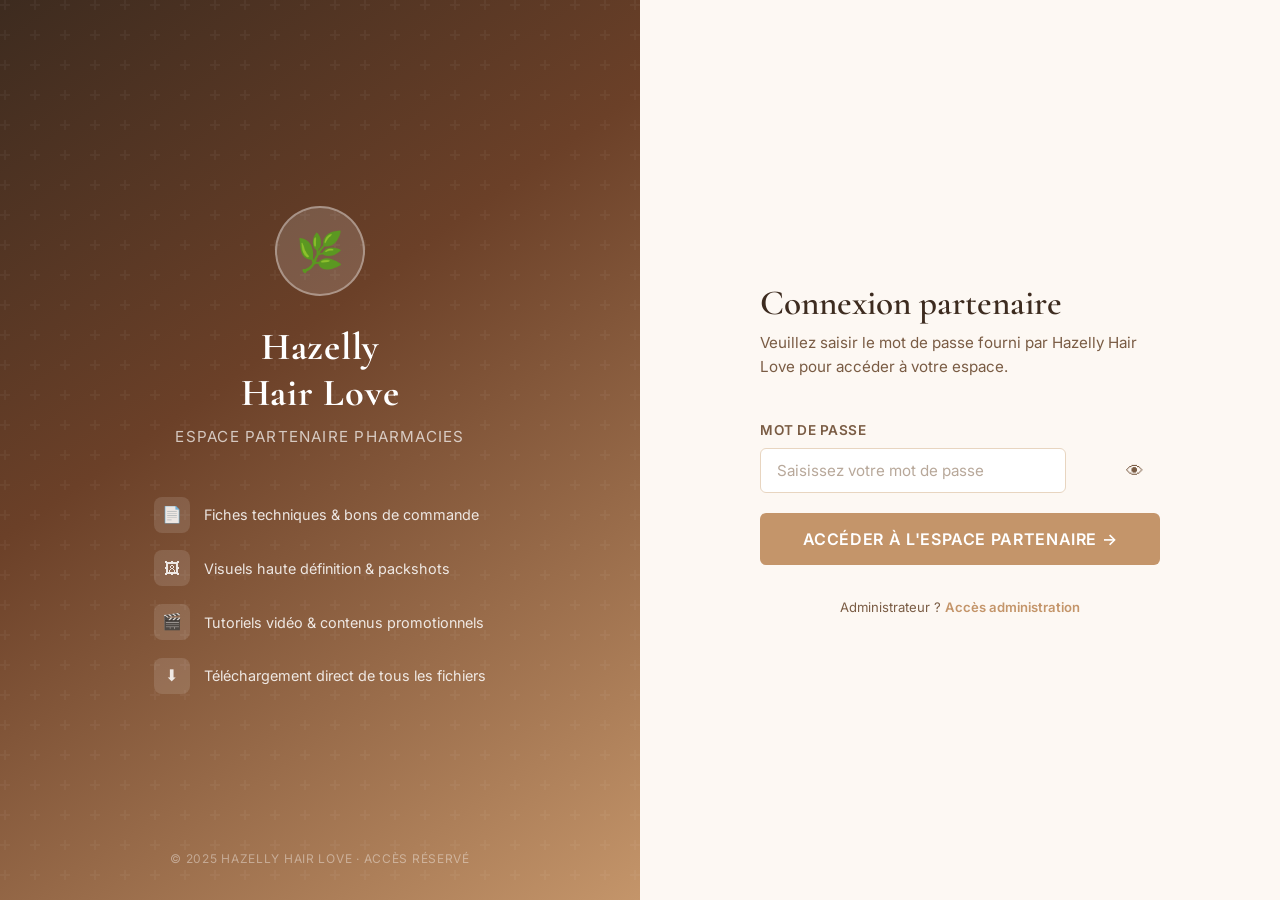
<file: index.html>
<!DOCTYPE html>
<html lang="fr">
<head>
  <meta charset="UTF-8">
  <meta name="viewport" content="width=device-width, initial-scale=1.0">
  <meta name="robots" content="noindex, nofollow">
  <meta name="description" content="Espace partenaire Hazelly Hair Love — Accès réservé aux pharmacies partenaires.">
  <title>Connexion — Hazelly Hair Love Espace Partenaire</title>

  <!-- Fonts -->
  <link rel="preconnect" href="https://fonts.googleapis.com">
  <link rel="preconnect" href="https://fonts.gstatic.com" crossorigin>
  <link href="https://fonts.googleapis.com/css2?family=Cormorant+Garamond:ital,wght@0,400;0,600;0,700;1,400&family=Inter:wght@400;500;600&display=swap" rel="stylesheet">

  <!-- Styles -->
  <link rel="stylesheet" href="css/styles.css">
  <link rel="stylesheet" href="css/login.css">
</head>
<body class="login-page">

  <!-- ══ Left panel ══════════════════════════════════════════ -->
  <aside class="login-visual" aria-hidden="true">
    <div class="login-visual-content">
      <div class="login-brand-logo">🌿</div>
      <h1 class="login-brand-name">Hazelly<br>Hair Love</h1>
      <p class="login-brand-tagline">Espace Partenaire Pharmacies</p>

      <ul class="login-features">
        <li class="login-feature-item">
          <span class="login-feature-icon">📄</span>
          <span>Fiches techniques &amp; bons de commande</span>
        </li>
        <li class="login-feature-item">
          <span class="login-feature-icon">🖼</span>
          <span>Visuels haute définition &amp; packshots</span>
        </li>
        <li class="login-feature-item">
          <span class="login-feature-icon">🎬</span>
          <span>Tutoriels vidéo &amp; contenus promotionnels</span>
        </li>
        <li class="login-feature-item">
          <span class="login-feature-icon">⬇</span>
          <span>Téléchargement direct de tous les fichiers</span>
        </li>
      </ul>
    </div>
    <p class="login-visual-footer">© 2025 Hazelly Hair Love · Accès réservé</p>
  </aside>

  <!-- ══ Right form panel ════════════════════════════════════ -->
  <main class="login-form-panel">
    <div class="login-form-wrap">
      <h2 class="login-title">Connexion partenaire</h2>
      <p class="login-subtitle">Veuillez saisir le mot de passe fourni par Hazelly Hair Love pour accéder à votre espace.</p>

      <!-- Error message -->
      <div class="login-error" id="login-error" role="alert" aria-live="polite">
        <span>⚠</span>
        <span id="login-error-text">Mot de passe incorrect. Veuillez réessayer.</span>
      </div>

      <form class="login-form" id="login-form" novalidate>
        <div class="form-group">
          <label for="partner-password">Mot de passe</label>
          <div class="password-input-wrap">
            <input
              type="password"
              id="partner-password"
              name="password"
              class="form-control"
              placeholder="Saisissez votre mot de passe"
              autocomplete="current-password"
              required
              aria-required="true"
              aria-describedby="login-error"
            >
            <button type="button" class="toggle-password" aria-label="Afficher/Masquer le mot de passe">👁</button>
          </div>
        </div>

        <button type="submit" class="btn btn-primary btn-full btn-lg" id="btn-login">
          Accéder à l'espace partenaire →
        </button>
      </form>

      <p class="login-footer-note">
        Administrateur ? <a href="admin.html" id="admin-link">Accès administration</a>
      </p>
    </div>
  </main>

  <!-- Toast container -->
  <div id="toast-container" aria-live="polite" aria-atomic="true"></div>

  <!-- Scripts -->
  <script src="js/auth.js"></script>
  <script>
    (function () {
      // Redirect if already logged in
      if (Auth.isAuthenticated('partner')) {
        window.location.href = 'portal.html';
      }

      const form     = document.getElementById('login-form');
      const errorBox = document.getElementById('login-error');
      const errorTxt = document.getElementById('login-error-text');
      const btnLogin = document.getElementById('btn-login');

      form.addEventListener('submit', function (e) {
        e.preventDefault();
        const pw = document.getElementById('partner-password').value;
        btnLogin.disabled = true;
        btnLogin.textContent = 'Vérification…';

        // Small delay for UX
        setTimeout(function () {
          if (Auth.loginPartner(pw)) {
            window.location.href = 'portal.html';
          } else {
            errorBox.classList.add('visible');
            errorTxt.textContent = 'Mot de passe incorrect. Veuillez réessayer.';
            btnLogin.disabled = false;
            btnLogin.textContent = 'Accéder à l\'espace partenaire →';
            document.getElementById('partner-password').focus();
          }
        }, 500);
      });

      // Toggle password visibility
      document.querySelector('.toggle-password').addEventListener('click', function () {
        const input = document.getElementById('partner-password');
        const isHidden = input.type === 'password';
        input.type = isHidden ? 'text' : 'password';
        this.textContent = isHidden ? '🙈' : '👁';
      });
    })();
  </script>
</body>
</html>
</file>
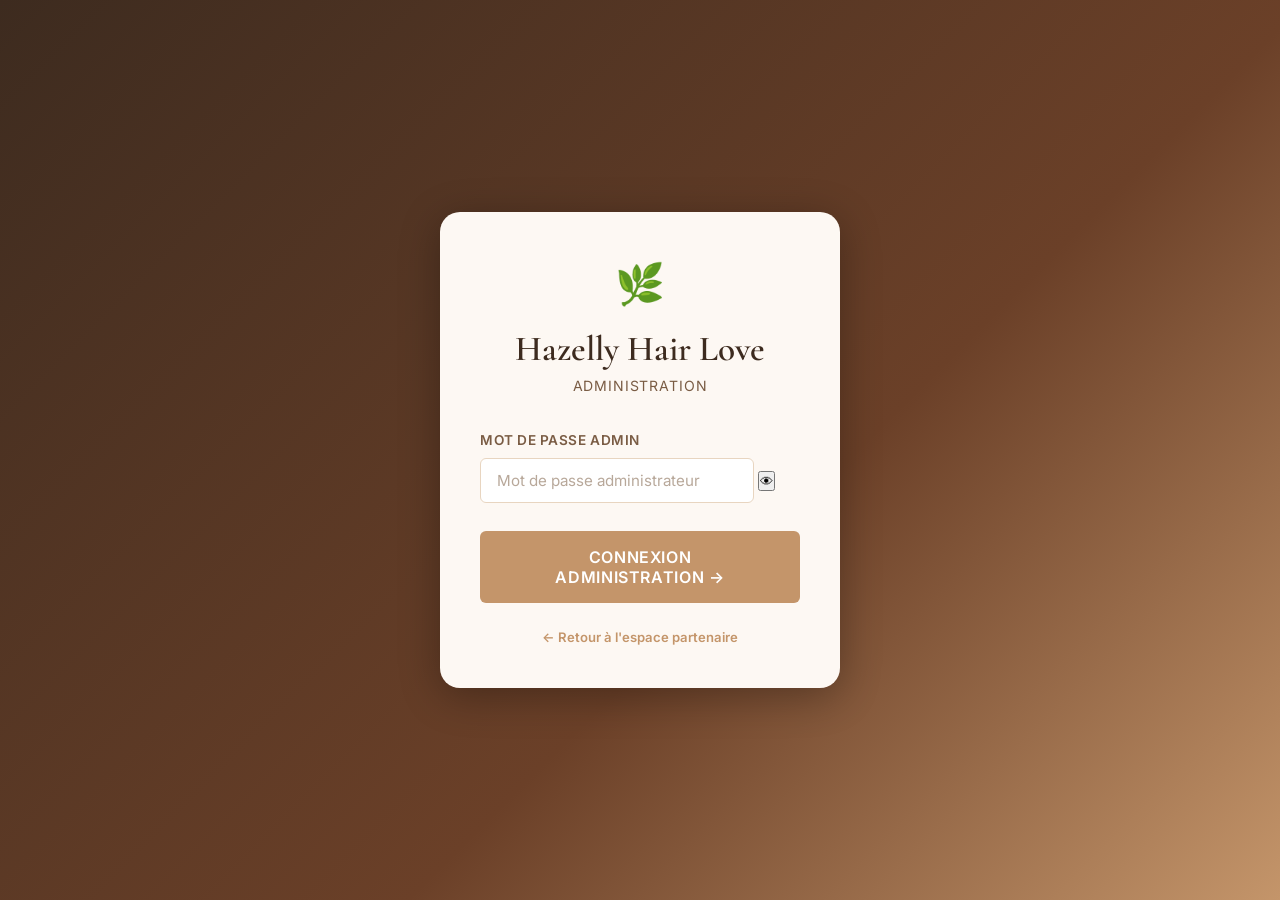
<file: admin.html>
<!DOCTYPE html>
<html lang="fr">
<head>
  <meta charset="UTF-8">
  <meta name="viewport" content="width=device-width, initial-scale=1.0">
  <meta name="robots" content="noindex, nofollow">
  <title>Administration — Hazelly Hair Love</title>

  <!-- Fonts -->
  <link rel="preconnect" href="https://fonts.googleapis.com">
  <link rel="preconnect" href="https://fonts.gstatic.com" crossorigin>
  <link href="https://fonts.googleapis.com/css2?family=Cormorant+Garamond:ital,wght@0,400;0,600;0,700;1,400&family=Inter:wght@400;500;600&display=swap" rel="stylesheet">

  <!-- Styles -->
  <link rel="stylesheet" href="css/styles.css">
  <link rel="stylesheet" href="css/admin.css">
</head>
<body>

<!-- ══════════════════════ ADMIN LOGIN ════════════════════════
     Shown if not authenticated — replaced by the main layout   -->
<div id="admin-login-screen" style="
  min-height:100vh; display:flex; align-items:center; justify-content:center;
  background: linear-gradient(135deg, #3D2B1F 0%, #6B4028 60%, #C4956A 100%);
  padding:2rem;">
  <div style="
    background:#FDF8F3; border-radius:20px; padding:2.5rem;
    width:100%; max-width:400px; box-shadow:0 8px 40px rgba(0,0,0,.3);">

    <div style="text-align:center;margin-bottom:2rem;">
      <div style="font-size:2.5rem;margin-bottom:.75rem;">🌿</div>
      <h2 style="font-family:'Cormorant Garamond',serif;color:#3D2B1F;margin-bottom:.3rem;">Hazelly Hair Love</h2>
      <p style="color:#7A5C44;font-size:.88rem;letter-spacing:.06em;text-transform:uppercase;">Administration</p>
    </div>

    <div id="admin-login-error" style="display:none;
      background:#FFF0F0;border:1.5px solid #F5C6C6;color:#C45A5A;
      padding:.75rem 1rem;border-radius:6px;font-size:.88rem;margin-bottom:1rem;">
      ⚠ Mot de passe administrateur incorrect.
    </div>

    <div class="form-group">
      <label for="admin-password-input" style="font-size:.85rem;font-weight:600;color:#7A5C44;letter-spacing:.04em;text-transform:uppercase;">
        Mot de passe admin
      </label>
      <div class="password-input-wrap">
        <input type="password" id="admin-password-input" class="form-control"
          placeholder="Mot de passe administrateur"
          autocomplete="current-password">
        <button type="button" class="toggle-password" aria-label="Afficher/Masquer">👁</button>
      </div>
    </div>

    <button id="btn-admin-login" class="btn btn-primary btn-full btn-lg" style="margin-top:.5rem;">
      Connexion Administration →
    </button>

    <p style="text-align:center;margin-top:1.5rem;font-size:.82rem;color:#7A5C44;">
      <a href="index.html" style="color:#C4956A;font-weight:600;">← Retour à l'espace partenaire</a>
    </p>
  </div>
</div>

<!-- ══════════════════════ ADMIN PANEL ════════════════════════ -->
<div id="admin-panel" class="admin-layout hidden">

  <!-- ── Sidebar ─────────────────────────────────────────── -->
  <aside class="admin-sidebar" id="admin-sidebar" role="navigation" aria-label="Menu administration">
    <div class="admin-sidebar-header">
      <div class="admin-brand">
        <div class="admin-brand-icon">🌿</div>
        <span class="admin-brand-name">Hazelly</span>
      </div>
      <span class="admin-panel-label">Administration</span>
    </div>

    <nav class="admin-nav">
      <div class="admin-nav-section">
        <div class="admin-nav-section-title">Tableau de bord</div>
        <button class="admin-nav-item active" data-section="dashboard" data-label="Tableau de bord">
          <span class="icon">📊</span> Vue d'ensemble
        </button>
      </div>

      <div class="admin-nav-section">
        <div class="admin-nav-section-title">Médiathèque</div>
        <button class="admin-nav-item" data-section="pdf" data-label="Documents PDF">
          <span class="icon">📄</span> Documents PDF
        </button>
        <button class="admin-nav-item" data-section="photo" data-label="Photos">
          <span class="icon">🖼</span> Photos
        </button>
        <button class="admin-nav-item" data-section="video" data-label="Vidéos">
          <span class="icon">🎬</span> Vidéos
        </button>
      </div>

      <div class="admin-nav-section">
        <div class="admin-nav-section-title">Paramètres</div>
        <button class="admin-nav-item" data-section="settings" data-label="Paramètres &amp; Sécurité">
          <span class="icon">🔐</span> Mots de passe
        </button>
      </div>
    </nav>

    <div class="admin-sidebar-footer">
      <div class="admin-user-info">
        <div class="admin-avatar">A</div>
        <div>
          <div class="admin-user-name">Administrateur</div>
          <div class="admin-user-role">Hazelly Hair Love</div>
        </div>
      </div>
      <button class="btn btn-ghost btn-sm btn-full" id="btn-logout" style="color:rgba(255,255,255,.6);">
        🔓 Déconnexion
      </button>
    </div>
  </aside>

  <!-- ── Main area ────────────────────────────────────────── -->
  <div class="admin-main">
    <!-- Top bar -->
    <div class="admin-topbar">
      <button class="admin-mobile-toggle" id="mobile-menu-toggle" aria-label="Ouvrir le menu">☰</button>
      <h2 class="admin-topbar-title" id="admin-topbar-title">Tableau de bord</h2>
      <div class="admin-topbar-actions">
        <a href="portal.html" class="btn btn-secondary btn-sm" target="_blank" rel="noopener">
          👁 Voir le portail
        </a>
      </div>
    </div>

    <div class="admin-content">

      <!-- ════ DASHBOARD ════════════════════════════════════ -->
      <div class="admin-tab-section active" data-section="dashboard">

        <div class="admin-stats-grid">
          <div class="stat-card">
            <div class="stat-card-icon stat-icon-total">📁</div>
            <div class="stat-card-info">
              <div class="value" id="stat-total">—</div>
              <div class="label">Total contenus</div>
            </div>
          </div>
          <div class="stat-card">
            <div class="stat-card-icon stat-icon-pdf">📄</div>
            <div class="stat-card-info">
              <div class="value" id="stat-pdf">—</div>
              <div class="label">Documents PDF</div>
            </div>
          </div>
          <div class="stat-card">
            <div class="stat-card-icon stat-icon-photo">🖼</div>
            <div class="stat-card-info">
              <div class="value" id="stat-photo">—</div>
              <div class="label">Photos</div>
            </div>
          </div>
          <div class="stat-card">
            <div class="stat-card-icon stat-icon-video">🎬</div>
            <div class="stat-card-info">
              <div class="value" id="stat-video">—</div>
              <div class="label">Vidéos</div>
            </div>
          </div>
        </div>

        <div class="admin-section">
          <div class="admin-section-header">
            <h3 class="admin-section-title">📋 Guide de démarrage rapide</h3>
          </div>
          <div style="padding:1.5rem;">
            <p style="color:var(--color-text-light);font-size:.95rem;line-height:1.7;margin-bottom:1rem;">
              Bienvenue dans le panneau d'administration de l'espace partenaire Hazelly Hair Love.
              Depuis ce tableau de bord vous pouvez :
            </p>
            <ul style="color:var(--color-text-light);font-size:.9rem;line-height:2;padding-left:1.25rem;list-style:disc;">
              <li>Ajouter, modifier et supprimer des contenus dans la <strong>médiathèque</strong> (PDF, Photos, Vidéos)</li>
              <li>Modifier le <strong>mot de passe partenaire</strong> partagé avec les pharmacies</li>
              <li>Modifier votre <strong>mot de passe administrateur</strong></li>
              <li>Prévisualiser le portail tel que le voit le pharmacien via le bouton <em>"Voir le portail"</em></li>
            </ul>
            <div style="margin-top:1.5rem;display:flex;gap:.75rem;flex-wrap:wrap;">
              <button class="btn btn-secondary btn-sm" id="btn-reset-demo">🔄 Restaurer les données de démo</button>
            </div>
          </div>
        </div>

      </div>

      <!-- ════ PDF TABLE ═══════════════════════════════════ -->
      <div class="admin-tab-section" data-section="pdf">
        <div class="admin-section">
          <div class="admin-section-header">
            <h3 class="admin-section-title">📄 Documents PDF</h3>
            <button class="btn btn-primary btn-sm" id="btn-add-pdf">+ Ajouter un PDF</button>
          </div>
          <div style="overflow-x:auto;">
            <table class="admin-table" aria-label="Liste des documents PDF">
              <thead>
                <tr>
                  <th>Titre</th>
                  <th>Description</th>
                  <th>Taille</th>
                  <th>Date</th>
                  <th>Actions</th>
                </tr>
              </thead>
              <tbody id="pdf-table-body">
                <tr><td colspan="5" style="text-align:center;color:var(--color-text-light);padding:2rem;">Chargement…</td></tr>
              </tbody>
            </table>
          </div>
        </div>
      </div>

      <!-- ════ PHOTO TABLE ═════════════════════════════════ -->
      <div class="admin-tab-section" data-section="photo">
        <div class="admin-section">
          <div class="admin-section-header">
            <h3 class="admin-section-title">🖼 Photos</h3>
            <button class="btn btn-primary btn-sm" id="btn-add-photo">+ Ajouter une photo</button>
          </div>
          <div style="overflow-x:auto;">
            <table class="admin-table" aria-label="Liste des photos">
              <thead>
                <tr>
                  <th>Titre</th>
                  <th>Description</th>
                  <th>Taille</th>
                  <th>Date</th>
                  <th>Actions</th>
                </tr>
              </thead>
              <tbody id="photo-table-body">
                <tr><td colspan="5" style="text-align:center;color:var(--color-text-light);padding:2rem;">Chargement…</td></tr>
              </tbody>
            </table>
          </div>
        </div>
      </div>

      <!-- ════ VIDEO TABLE ═════════════════════════════════ -->
      <div class="admin-tab-section" data-section="video">
        <div class="admin-section">
          <div class="admin-section-header">
            <h3 class="admin-section-title">🎬 Vidéos</h3>
            <button class="btn btn-primary btn-sm" id="btn-add-video">+ Ajouter une vidéo</button>
          </div>
          <div style="overflow-x:auto;">
            <table class="admin-table" aria-label="Liste des vidéos">
              <thead>
                <tr>
                  <th>Titre</th>
                  <th>Description</th>
                  <th>Taille</th>
                  <th>Date</th>
                  <th>Actions</th>
                </tr>
              </thead>
              <tbody id="video-table-body">
                <tr><td colspan="5" style="text-align:center;color:var(--color-text-light);padding:2rem;">Chargement…</td></tr>
              </tbody>
            </table>
          </div>
        </div>
      </div>

      <!-- ════ SETTINGS ════════════════════════════════════ -->
      <div class="admin-tab-section" data-section="settings">

        <!-- Partner password -->
        <div class="settings-card">
          <h3 class="settings-card-title">🔑 Mot de passe partenaire</h3>
          <p style="color:var(--color-text-light);font-size:.9rem;margin-bottom:1.5rem;">
            Ce mot de passe est partagé avec toutes les pharmacies partenaires.
            Communiquez le nouveau mot de passe à vos partenaires après chaque modification.
          </p>
          <form id="partner-password-form" novalidate>
            <div class="form-group">
              <label for="partner-new-pw">Nouveau mot de passe partenaire</label>
              <div class="password-input-wrap">
                <input type="password" id="partner-new-pw" class="form-control"
                  placeholder="Minimum 6 caractères" data-field="new-password" autocomplete="new-password">
                <button type="button" class="toggle-password" aria-label="Afficher/Masquer">👁</button>
              </div>
              <div class="password-strength" id="partner-pw-strength">
                <div class="password-strength-fill" style="width:0%;background:var(--color-border);"></div>
              </div>
            </div>
            <div class="form-group">
              <label for="partner-confirm-pw">Confirmer le mot de passe</label>
              <div class="password-input-wrap">
                <input type="password" id="partner-confirm-pw" class="form-control"
                  placeholder="Répétez le mot de passe" data-field="confirm-password" autocomplete="new-password">
                <button type="button" class="toggle-password" aria-label="Afficher/Masquer">👁</button>
              </div>
            </div>
            <button type="submit" class="btn btn-primary">Enregistrer le mot de passe partenaire</button>
          </form>
        </div>

        <!-- Admin password -->
        <div class="settings-card">
          <h3 class="settings-card-title">🛡 Mot de passe administrateur</h3>
          <p style="color:var(--color-text-light);font-size:.9rem;margin-bottom:1.5rem;">
            Ce mot de passe vous donne accès au panneau d'administration. Gardez-le confidentiel.
          </p>
          <form id="admin-password-form" novalidate>
            <div class="form-group">
              <label for="admin-new-pw">Nouveau mot de passe administrateur</label>
              <div class="password-input-wrap">
                <input type="password" id="admin-new-pw" class="form-control"
                  placeholder="Minimum 6 caractères" data-field="new-password" autocomplete="new-password">
                <button type="button" class="toggle-password" aria-label="Afficher/Masquer">👁</button>
              </div>
              <div class="password-strength" id="admin-pw-strength">
                <div class="password-strength-fill" style="width:0%;background:var(--color-border);"></div>
              </div>
            </div>
            <div class="form-group">
              <label for="admin-confirm-pw">Confirmer le mot de passe</label>
              <div class="password-input-wrap">
                <input type="password" id="admin-confirm-pw" class="form-control"
                  placeholder="Répétez le mot de passe" data-field="confirm-password" autocomplete="new-password">
                <button type="button" class="toggle-password" aria-label="Afficher/Masquer">👁</button>
              </div>
            </div>
            <button type="submit" class="btn btn-primary">Enregistrer le mot de passe admin</button>
          </form>
        </div>

      </div>

    </div><!-- /admin-content -->
  </div><!-- /admin-main -->
</div><!-- /admin-panel -->

<!-- ══ Media Add/Edit modal ═══════════════════════════════ -->
<div class="modal-overlay hidden" id="media-modal" role="dialog" aria-modal="true" aria-labelledby="media-modal-title">
  <div class="modal">
    <div class="modal-header">
      <h3 class="modal-title" id="media-modal-title">Ajouter un contenu</h3>
      <button class="modal-close" id="media-modal-close" aria-label="Fermer">✕</button>
    </div>
    <div class="modal-body">
      <input type="hidden" id="media-form-id">
      <input type="hidden" id="media-form-type">

      <div class="form-group">
        <label>Type de contenu</label>
        <div style="padding:.5rem 1rem;background:var(--color-secondary);border-radius:6px;font-weight:600;color:var(--color-text-light);" id="media-form-type-display">—</div>
      </div>
      <div class="form-group">
        <label for="media-form-title">Titre <span style="color:var(--color-error);">*</span></label>
        <input type="text" id="media-form-title" class="form-control" placeholder="Ex : Fiche technique — Sérum Réparateur">
      </div>
      <div class="form-group">
        <label for="media-form-desc">Description</label>
        <textarea id="media-form-desc" class="form-control" rows="3" placeholder="Courte description visible par les pharmaciens…" style="resize:vertical;"></textarea>
      </div>
      <div class="form-group">
        <label for="media-form-url">URL du fichier</label>
        <input type="url" id="media-form-url" class="form-control" placeholder="https://… ou lien direct vers le fichier">
        <small style="color:var(--color-text-light);font-size:.78rem;">
          Lien direct de téléchargement (Google Drive, Dropbox, S3, YouTube embed pour vidéos…)
        </small>
      </div>
      <div style="display:grid;grid-template-columns:1fr 1fr;gap:1rem;">
        <div class="form-group">
          <label for="media-form-filename">Nom du fichier</label>
          <input type="text" id="media-form-filename" class="form-control" placeholder="ex: document.pdf">
        </div>
        <div class="form-group">
          <label for="media-form-size">Taille (affichage)</label>
          <input type="text" id="media-form-size" class="form-control" placeholder="ex: 2.4 Mo">
        </div>
      </div>
      <div class="form-group" style="flex-direction:row;align-items:center;gap:.75rem;">
        <input type="checkbox" id="media-form-isnew" style="width:18px;height:18px;accent-color:var(--color-primary);">
        <label for="media-form-isnew" style="margin:0;font-size:.9rem;text-transform:none;letter-spacing:0;">
          Marquer comme « Nouveau » (badge affiché aux partenaires)
        </label>
      </div>
    </div>
    <div class="modal-footer">
      <button class="btn btn-secondary btn-sm" id="media-modal-cancel">Annuler</button>
      <button class="btn btn-primary btn-sm" id="media-modal-save">Enregistrer</button>
    </div>
  </div>
</div>

<!-- ══ Delete confirm modal ══════════════════════════════ -->
<div class="modal-overlay hidden" id="delete-modal" role="dialog" aria-modal="true" aria-labelledby="delete-modal-heading">
  <div class="modal" style="max-width:420px;">
    <div class="modal-header">
      <h3 class="modal-title" id="delete-modal-heading">Confirmer la suppression</h3>
      <button class="modal-close" id="delete-modal-close" aria-label="Fermer">✕</button>
    </div>
    <div class="modal-body">
      <p style="color:var(--color-text-light);">
        Êtes-vous sûr de vouloir supprimer
        <strong id="delete-item-name" style="color:var(--color-text);">ce contenu</strong> ?
        Cette action est irréversible.
      </p>
    </div>
    <div class="modal-footer">
      <button class="btn btn-secondary btn-sm" id="delete-modal-cancel">Annuler</button>
      <button class="btn btn-danger btn-sm" id="delete-modal-confirm">Supprimer</button>
    </div>
  </div>
</div>

<!-- Toast -->
<div id="toast-container" aria-live="polite" aria-atomic="true"></div>

<!-- Scripts -->
<script src="js/auth.js"></script>
<script src="js/data.js"></script>
<script>
  /* ── Handle admin login screen ─────────────────────────── */
  (function () {
    const loginScreen = document.getElementById('admin-login-screen');
    const adminPanel  = document.getElementById('admin-panel');
    const errorBox    = document.getElementById('admin-login-error');
    const pwInput     = document.getElementById('admin-password-input');
    const btnLogin    = document.getElementById('btn-admin-login');

    function showPanel() {
      loginScreen.style.display = 'none';
      adminPanel.classList.remove('hidden');
    }

    // Already authenticated?
    if (Auth.isAuthenticated('admin')) {
      showPanel();
    }

    btnLogin?.addEventListener('click', function () {
      const pw = pwInput?.value || '';
      if (Auth.loginAdmin(pw)) {
        showPanel();
        // Initialise admin panel now that the user is authenticated
        if (typeof initAdminPanel === 'function') initAdminPanel();
      } else {
        errorBox.style.display = 'block';
        pwInput?.focus();
      }
    });

    pwInput?.addEventListener('keydown', function (e) {
      if (e.key === 'Enter') btnLogin?.click();
    });

    // Toggle password on login screen
    const toggleBtn = document.querySelector('#admin-login-screen .toggle-password');
    toggleBtn?.addEventListener('click', function () {
      const isHidden = pwInput.type === 'password';
      pwInput.type   = isHidden ? 'text' : 'password';
      this.textContent = isHidden ? '🙈' : '👁';
    });
  })();
</script>
<script src="js/admin.js"></script>
</body>
</html>
</file>
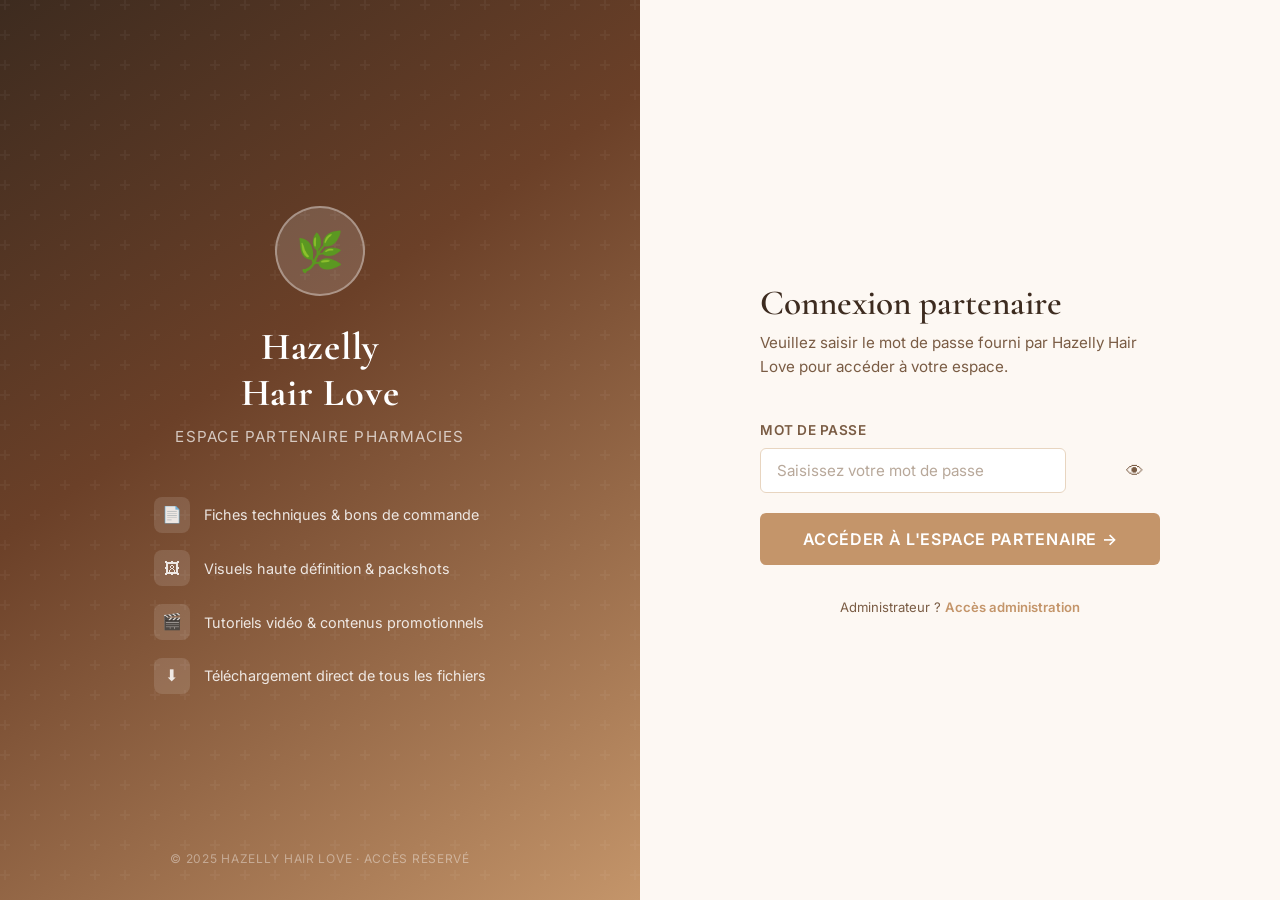
<file: portal.html>
<!DOCTYPE html>
<html lang="fr">
<head>
  <meta charset="UTF-8">
  <meta name="viewport" content="width=device-width, initial-scale=1.0">
  <meta name="robots" content="noindex, nofollow">
  <title>Espace Partenaire — Hazelly Hair Love</title>

  <!-- Fonts -->
  <link rel="preconnect" href="https://fonts.googleapis.com">
  <link rel="preconnect" href="https://fonts.gstatic.com" crossorigin>
  <link href="https://fonts.googleapis.com/css2?family=Cormorant+Garamond:ital,wght@0,400;0,600;0,700;1,400&family=Inter:wght@400;500;600&display=swap" rel="stylesheet">

  <!-- Styles -->
  <link rel="stylesheet" href="css/styles.css">
  <link rel="stylesheet" href="css/portal.css">
</head>
<body>

<div class="portal-layout">

  <!-- ══ Header ══════════════════════════════════════════════ -->
  <header class="portal-header" role="banner">
    <div class="portal-header-inner">

      <!-- Brand -->
      <div class="portal-brand">
        <div class="portal-brand-icon" aria-hidden="true">🌿</div>
        <span>Hazelly Hair Love</span>
      </div>

      <!-- Nav -->
      <nav class="portal-nav" aria-label="Navigation principale">
        <button class="portal-nav-btn active" data-section="media">
          📁 Médiathèque
        </button>
        <button class="portal-nav-btn" data-section="contact">
          📞 Contact
        </button>
      </nav>

      <!-- Actions -->
      <div class="portal-header-actions">
        <button class="btn btn-ghost btn-sm" id="btn-logout" aria-label="Se déconnecter">
          🔓 Déconnexion
        </button>
        <div class="portal-avatar" aria-hidden="true" title="Pharmacie partenaire">💊</div>
      </div>
    </div>
  </header>

  <!-- ══ Main ════════════════════════════════════════════════ -->
  <main class="portal-main" id="portal-main">

    <!-- ── Media section ──────────────────────────────────── -->
    <section class="tab-section active" data-section="media">

      <!-- Hero banner -->
      <div class="portal-hero" role="region" aria-label="Résumé des ressources disponibles">
        <div class="portal-hero-text">
          <h2>Bonjour, bienvenue dans votre espace 👋</h2>
          <p>Retrouvez ici l'ensemble des ressources marketing et documentaires<br>
             mises à votre disposition par Hazelly Hair Love.</p>
        </div>
        <div class="portal-hero-stats" aria-label="Statistiques du contenu">
          <div class="portal-hero-stat">
            <div class="number" data-stat="pdf">—</div>
            <div class="label">Documents</div>
          </div>
          <div class="portal-hero-stat">
            <div class="number" data-stat="photo">—</div>
            <div class="label">Photos</div>
          </div>
          <div class="portal-hero-stat">
            <div class="number" data-stat="video">—</div>
            <div class="label">Vidéos</div>
          </div>
        </div>
      </div>

      <!-- Section header -->
      <div class="section-header">
        <div>
          <h2 class="section-title">📁 Médiathèque</h2>
          <p class="section-subtitle">Tous les contenus disponibles pour votre pharmacie</p>
        </div>
      </div>

      <!-- Filters -->
      <div class="filter-bar" role="toolbar" aria-label="Filtres">
        <div class="filter-search-wrap">
          <span class="icon" aria-hidden="true">🔍</span>
          <input
            type="search"
            id="search-input"
            class="form-control filter-search"
            placeholder="Rechercher un document, une photo…"
            aria-label="Rechercher dans la médiathèque"
          >
        </div>
        <div class="filter-tabs" role="group" aria-label="Filtrer par type">
          <button class="filter-tab active" data-type="all">Tout</button>
          <button class="filter-tab" data-type="pdf">📄 Documents</button>
          <button class="filter-tab" data-type="photo">🖼 Photos</button>
          <button class="filter-tab" data-type="video">🎬 Vidéos</button>
        </div>
      </div>

      <!-- Media grid -->
      <div class="media-grid" id="media-grid" role="list" aria-label="Liste des contenus">
        <!-- Populated by portal.js -->
      </div>

    </section>

    <!-- ── Contact section ────────────────────────────────── -->
    <section class="tab-section" data-section="contact">
      <div class="section-header">
        <div>
          <h2 class="section-title">📞 Contact &amp; Support</h2>
          <p class="section-subtitle">Votre équipe Hazelly Hair Love est à votre disposition</p>
        </div>
      </div>

      <div style="display:grid;grid-template-columns:repeat(auto-fill,minmax(280px,1fr));gap:1.25rem;">

        <div class="card" style="padding:1.75rem;">
          <div style="font-size:2rem;margin-bottom:1rem;">👩‍💼</div>
          <h3 style="font-family:var(--font-heading);margin-bottom:.4rem;">Responsable Comptes Clés</h3>
          <p style="color:var(--color-text-light);font-size:.9rem;margin-bottom:1rem;">
            Pour toute question sur vos commandes, la disponibilité produits ou les protocoles de vente.
          </p>
          <p style="font-size:.9rem;"><strong>📧</strong> partenaires@hazellyhairlove.fr</p>
          <p style="font-size:.9rem;margin-top:.3rem;"><strong>📱</strong> +33 (0)1 00 00 00 00</p>
        </div>

        <div class="card" style="padding:1.75rem;">
          <div style="font-size:2rem;margin-bottom:1rem;">🎨</div>
          <h3 style="font-family:var(--font-heading);margin-bottom:.4rem;">Équipe Communication</h3>
          <p style="color:var(--color-text-light);font-size:.9rem;margin-bottom:1rem;">
            Besoin d'un visuel spécifique, d'une adaptation de format ou d'une campagne locale ?
          </p>
          <p style="font-size:.9rem;"><strong>📧</strong> marketing@hazellyhairlove.fr</p>
        </div>

        <div class="card" style="padding:1.75rem;">
          <div style="font-size:2rem;margin-bottom:1rem;">🔧</div>
          <h3 style="font-family:var(--font-heading);margin-bottom:.4rem;">Support Technique</h3>
          <p style="color:var(--color-text-light);font-size:.9rem;margin-bottom:1rem;">
            Problème d'accès au portail, fichier manquant ou lien défaillant ?
          </p>
          <p style="font-size:.9rem;"><strong>📧</strong> support@hazellyhairlove.fr</p>
        </div>

      </div>
    </section>

  </main><!-- /portal-main -->
</div><!-- /portal-layout -->

<!-- ══ Preview modal ════════════════════════════════════════ -->
<div class="modal-overlay hidden" id="preview-overlay" role="dialog" aria-modal="true" aria-labelledby="preview-title">
  <div class="modal preview-modal">
    <div class="modal-header">
      <h3 class="modal-title" id="preview-title">Aperçu</h3>
      <button class="modal-close" id="preview-close" aria-label="Fermer l'aperçu">✕</button>
    </div>
    <div class="modal-body preview-modal-content" id="preview-content">
      <!-- Populated by portal.js -->
    </div>
    <div class="modal-footer">
      <button class="btn btn-secondary btn-sm" id="preview-close-btn">Fermer</button>
      <button class="btn btn-primary btn-sm" id="preview-download">⬇ Télécharger</button>
    </div>
  </div>
</div>

<!-- Toast -->
<div id="toast-container" aria-live="polite" aria-atomic="true"></div>

<!-- Scripts -->
<script src="js/auth.js"></script>
<script src="js/data.js"></script>
<script src="js/portal.js"></script>
<script>
  // Extra close button handler
  document.getElementById('preview-close-btn')?.addEventListener('click', function () {
    document.getElementById('preview-overlay').classList.add('hidden');
    document.getElementById('preview-content').innerHTML = '';
    document.body.style.overflow = '';
  });
</script>
</body>
</html>
</file>
<file: css/styles.css>
/* ============================================================
   Hazelly Hair Love — B2B Partner Portal
   Global Styles
   ============================================================ */

:root {
  --color-primary:     #C4956A;   /* warm hazel gold */
  --color-primary-dark:#9E7150;
  --color-secondary:   #F5EDE3;   /* cream */
  --color-accent:      #3D2B1F;   /* dark espresso */
  --color-text:        #2E1B0E;
  --color-text-light:  #7A5C44;
  --color-white:       #FFFFFF;
  --color-bg:          #FDF8F3;
  --color-border:      #E8D5C0;
  --color-success:     #5A9E7A;
  --color-error:       #C45A5A;
  --color-card-bg:     #FFFFFF;
  --shadow-sm:         0 2px 8px rgba(61,43,31,.08);
  --shadow-md:         0 4px 20px rgba(61,43,31,.12);
  --shadow-lg:         0 8px 40px rgba(61,43,31,.16);
  --radius-sm:         6px;
  --radius-md:         12px;
  --radius-lg:         20px;
  --font-heading:      'Cormorant Garamond', 'Georgia', serif;
  --font-body:         'Inter', 'Helvetica Neue', Arial, sans-serif;
  --transition:        all .25s ease;
}

/* ── Reset ───────────────────────────────────────────────── */
*, *::before, *::after { box-sizing: border-box; margin: 0; padding: 0; }
html { font-size: 16px; scroll-behavior: smooth; }
body {
  font-family: var(--font-body);
  background-color: var(--color-bg);
  color: var(--color-text);
  line-height: 1.6;
  min-height: 100vh;
}
a { color: inherit; text-decoration: none; }
img { max-width: 100%; display: block; }
button { cursor: pointer; font-family: var(--font-body); }
ul { list-style: none; }

/* ── Typography ──────────────────────────────────────────── */
h1, h2, h3, h4 { font-family: var(--font-heading); font-weight: 600; line-height: 1.2; }
h1 { font-size: clamp(2rem, 4vw, 3.2rem); }
h2 { font-size: clamp(1.5rem, 3vw, 2.2rem); }
h3 { font-size: clamp(1.1rem, 2vw, 1.5rem); }

/* ── Utility ─────────────────────────────────────────────── */
.hidden { display: none !important; }
.sr-only {
  position: absolute; width: 1px; height: 1px;
  padding: 0; margin: -1px; overflow: hidden;
  clip: rect(0,0,0,0); white-space: nowrap; border-width: 0;
}

/* ── Buttons ─────────────────────────────────────────────── */
.btn {
  display: inline-flex; align-items: center; justify-content: center; gap: .5rem;
  padding: .75rem 1.75rem;
  font-size: .9rem; font-weight: 600; letter-spacing: .04em; text-transform: uppercase;
  border: none; border-radius: var(--radius-sm);
  transition: var(--transition);
}
.btn-primary {
  background: var(--color-primary); color: var(--color-white);
}
.btn-primary:hover { background: var(--color-primary-dark); transform: translateY(-1px); box-shadow: var(--shadow-md); }
.btn-secondary {
  background: transparent; color: var(--color-primary);
  border: 2px solid var(--color-primary);
}
.btn-secondary:hover { background: var(--color-primary); color: var(--color-white); }
.btn-ghost {
  background: transparent; color: var(--color-text-light);
  padding: .5rem 1rem;
}
.btn-ghost:hover { color: var(--color-primary); }
.btn-danger {
  background: var(--color-error); color: var(--color-white);
}
.btn-danger:hover { opacity: .88; }
.btn-sm { padding: .45rem 1rem; font-size: .8rem; }
.btn-lg { padding: 1rem 2.5rem; font-size: 1rem; }
.btn-full { width: 100%; }

/* ── Form elements ───────────────────────────────────────── */
.form-group { display: flex; flex-direction: column; gap: .4rem; margin-bottom: 1.25rem; }
.form-group label { font-size: .85rem; font-weight: 600; color: var(--color-text-light); letter-spacing: .04em; text-transform: uppercase; }
.form-control {
  padding: .75rem 1rem;
  border: 1.5px solid var(--color-border);
  border-radius: var(--radius-sm);
  font-family: var(--font-body); font-size: .95rem;
  background: var(--color-white); color: var(--color-text);
  transition: var(--transition);
}
.form-control:focus { outline: none; border-color: var(--color-primary); box-shadow: 0 0 0 3px rgba(196,149,106,.15); }
.form-control::placeholder { color: #B8A89A; }

/* ── Cards ───────────────────────────────────────────────── */
.card {
  background: var(--color-card-bg);
  border: 1px solid var(--color-border);
  border-radius: var(--radius-md);
  box-shadow: var(--shadow-sm);
  overflow: hidden;
  transition: var(--transition);
}
.card:hover { box-shadow: var(--shadow-md); transform: translateY(-2px); }

/* ── Badge ───────────────────────────────────────────────── */
.badge {
  display: inline-flex; align-items: center; gap: .3rem;
  padding: .25rem .7rem;
  font-size: .75rem; font-weight: 600; letter-spacing: .04em; text-transform: uppercase;
  border-radius: 999px;
}
.badge-pdf    { background: #FFF0E0; color: #C4660A; }
.badge-photo  { background: #E8F5FF; color: #0A6EC4; }
.badge-video  { background: #F0FFF0; color: #0A8A2E; }
.badge-new    { background: var(--color-primary); color: var(--color-white); }

/* ── Toast notifications ─────────────────────────────────── */
#toast-container {
  position: fixed; bottom: 2rem; right: 2rem; z-index: 9999;
  display: flex; flex-direction: column; gap: .75rem; pointer-events: none;
}
.toast {
  display: flex; align-items: center; gap: .75rem;
  padding: .9rem 1.25rem;
  background: var(--color-accent); color: var(--color-white);
  border-radius: var(--radius-sm); box-shadow: var(--shadow-lg);
  font-size: .9rem; min-width: 260px; max-width: 380px;
  animation: slideInRight .3s ease, fadeOut .4s ease 2.8s forwards;
  pointer-events: auto;
}
.toast.toast-success { background: var(--color-success); }
.toast.toast-error   { background: var(--color-error); }
@keyframes slideInRight { from { opacity:0; transform: translateX(40px); } to { opacity:1; transform: translateX(0); } }
@keyframes fadeOut { from { opacity:1; } to { opacity:0; } }

/* ── Loader ──────────────────────────────────────────────── */
.loader-overlay {
  position: fixed; inset: 0;
  background: rgba(253,248,243,.9); backdrop-filter: blur(4px);
  display: flex; align-items: center; justify-content: center;
  z-index: 9998;
}
.loader {
  width: 48px; height: 48px;
  border: 4px solid var(--color-border);
  border-top-color: var(--color-primary);
  border-radius: 50%;
  animation: spin .8s linear infinite;
}
@keyframes spin { to { transform: rotate(360deg); } }

/* ── Modal ───────────────────────────────────────────────── */
.modal-overlay {
  position: fixed; inset: 0;
  background: rgba(61,43,31,.5); backdrop-filter: blur(4px);
  display: flex; align-items: center; justify-content: center;
  z-index: 9997; padding: 1rem;
}
.modal {
  background: var(--color-white);
  border-radius: var(--radius-lg);
  box-shadow: var(--shadow-lg);
  width: 100%; max-width: 520px;
  max-height: 90vh; overflow-y: auto;
  animation: scaleIn .25s ease;
}
.modal-header {
  display: flex; align-items: center; justify-content: space-between;
  padding: 1.5rem 2rem;
  border-bottom: 1px solid var(--color-border);
}
.modal-title { font-size: 1.3rem; font-family: var(--font-heading); }
.modal-close {
  background: none; border: none;
  font-size: 1.4rem; color: var(--color-text-light);
  line-height: 1; transition: var(--transition);
}
.modal-close:hover { color: var(--color-error); }
.modal-body { padding: 1.5rem 2rem; }
.modal-footer {
  padding: 1rem 2rem 1.5rem;
  display: flex; gap: .75rem; justify-content: flex-end;
  border-top: 1px solid var(--color-border);
}
@keyframes scaleIn { from { opacity:0; transform: scale(.94); } to { opacity:1; transform: scale(1); } }

/* ── Scrollbar ───────────────────────────────────────────── */
::-webkit-scrollbar { width: 6px; }
::-webkit-scrollbar-track { background: var(--color-secondary); }
::-webkit-scrollbar-thumb { background: var(--color-border); border-radius: 3px; }
::-webkit-scrollbar-thumb:hover { background: var(--color-primary); }

/* ── Responsive ──────────────────────────────────────────── */
@media (max-width: 768px) {
  .modal { max-width: 100%; border-radius: var(--radius-md); }
  .modal-header, .modal-body, .modal-footer { padding-left: 1.25rem; padding-right: 1.25rem; }
}
</file>
<file: css/login.css>
/* ============================================================
   Login Page — index.html
   ============================================================ */

.login-page {
  min-height: 100vh;
  display: grid;
  grid-template-columns: 1fr 1fr;
}

/* Left decorative panel */
.login-visual {
  position: relative;
  background: linear-gradient(145deg, #3D2B1F 0%, #6B4028 40%, #C4956A 100%);
  display: flex;
  flex-direction: column;
  align-items: center;
  justify-content: center;
  padding: 3rem;
  overflow: hidden;
}
.login-visual::before {
  content: '';
  position: absolute; inset: 0;
  background: url("data:image/svg+xml,%3Csvg width='60' height='60' viewBox='0 0 60 60' xmlns='http://www.w3.org/2000/svg'%3E%3Cg fill='none' fill-rule='evenodd'%3E%3Cg fill='%23ffffff' fill-opacity='0.04'%3E%3Cpath d='M36 34v-4h-2v4h-4v2h4v4h2v-4h4v-2h-4zm0-30V0h-2v4h-4v2h4v4h2V6h4V4h-4zM6 34v-4H4v4H0v2h4v4h2v-4h4v-2H6zM6 4V0H4v4H0v2h4v4h2V6h4V4H6z'/%3E%3C/g%3E%3C/g%3E%3C/svg%3E");
}
.login-visual-content {
  position: relative; z-index: 1;
  text-align: center; color: white;
}
.login-brand-logo {
  width: 90px; height: 90px;
  background: rgba(255,255,255,.15);
  border: 2px solid rgba(255,255,255,.35);
  border-radius: 50%;
  display: flex; align-items: center; justify-content: center;
  margin: 0 auto 1.75rem;
  font-size: 2.4rem;
}
.login-brand-name {
  font-family: var(--font-heading);
  font-size: clamp(1.8rem, 3vw, 2.8rem);
  font-weight: 700;
  letter-spacing: .02em;
  margin-bottom: .5rem;
  color: white;
}
.login-brand-tagline {
  font-size: .95rem;
  color: rgba(255,255,255,.7);
  letter-spacing: .08em;
  text-transform: uppercase;
  margin-bottom: 3rem;
}
.login-features {
  display: flex; flex-direction: column; gap: 1.1rem; text-align: left;
}
.login-feature-item {
  display: flex; align-items: center; gap: .9rem;
  color: rgba(255,255,255,.85); font-size: .9rem;
}
.login-feature-icon {
  width: 36px; height: 36px; flex-shrink: 0;
  background: rgba(255,255,255,.12); border-radius: 8px;
  display: flex; align-items: center; justify-content: center;
  font-size: 1rem;
}
.login-visual-footer {
  position: absolute; bottom: 2rem;
  color: rgba(255,255,255,.4); font-size: .75rem; letter-spacing: .06em;
  text-transform: uppercase;
}

/* Right form panel */
.login-form-panel {
  display: flex; flex-direction: column;
  align-items: center; justify-content: center;
  padding: 3rem 2.5rem;
  background: var(--color-bg);
}
.login-form-wrap {
  width: 100%; max-width: 400px;
}
.login-title {
  margin-bottom: .4rem; color: var(--color-accent);
}
.login-subtitle {
  color: var(--color-text-light); font-size: .95rem; margin-bottom: 2.5rem;
}
.login-form { width: 100%; }
.password-input-wrap {
  position: relative;
}
.password-input-wrap .form-control {
  padding-right: 3rem;
}
.toggle-password {
  position: absolute; right: 1rem; top: 50%; transform: translateY(-50%);
  background: none; border: none;
  color: var(--color-text-light); font-size: 1.1rem;
  transition: var(--transition);
}
.toggle-password:hover { color: var(--color-primary); }
.login-error {
  display: none;
  background: #FFF0F0; border: 1.5px solid #F5C6C6;
  color: var(--color-error);
  padding: .75rem 1rem; border-radius: var(--radius-sm);
  font-size: .88rem; margin-bottom: 1rem;
}
.login-error.visible { display: flex; align-items: center; gap: .5rem; }
.login-footer-note {
  margin-top: 2rem; text-align: center;
  font-size: .82rem; color: var(--color-text-light);
}
.login-footer-note a {
  color: var(--color-primary); font-weight: 600;
}
.login-footer-note a:hover { text-decoration: underline; }

/* Responsive: stack on mobile */
@media (max-width: 900px) {
  .login-page { grid-template-columns: 1fr; }
  .login-visual { min-height: 300px; padding: 2.5rem 1.5rem; }
  .login-features { display: none; }
}
@media (max-width: 480px) {
  .login-form-panel { padding: 2rem 1.25rem; }
}
</file>
<file: css/admin.css>
/* ============================================================
   Admin Panel — admin.html
   ============================================================ */

/* ── Layout ─────────────────────────────────────────────── */
.admin-layout {
  display: grid;
  grid-template-columns: 260px 1fr;
  min-height: 100vh;
}

/* ── Sidebar ─────────────────────────────────────────────── */
.admin-sidebar {
  background: var(--color-accent);
  color: white;
  display: flex; flex-direction: column;
  position: sticky; top: 0; height: 100vh; overflow-y: auto;
}
.admin-sidebar-header {
  padding: 1.75rem 1.5rem 1.25rem;
  border-bottom: 1px solid rgba(255,255,255,.1);
}
.admin-brand { display: flex; align-items: center; gap: .75rem; margin-bottom: .4rem; }
.admin-brand-icon {
  width: 36px; height: 36px;
  background: var(--color-primary); border-radius: 8px;
  display: flex; align-items: center; justify-content: center;
  font-size: 1rem;
}
.admin-brand-name {
  font-family: var(--font-heading); font-size: 1.1rem; font-weight: 700; color: white;
}
.admin-panel-label {
  font-size: .72rem; color: rgba(255,255,255,.45);
  letter-spacing: .1em; text-transform: uppercase; margin-left: calc(36px + .75rem);
}
.admin-nav { padding: 1rem 0; flex: 1; }
.admin-nav-section { margin-bottom: 1.5rem; }
.admin-nav-section-title {
  padding: .3rem 1.5rem;
  font-size: .7rem; letter-spacing: .1em; text-transform: uppercase;
  color: rgba(255,255,255,.35); font-weight: 600;
}
.admin-nav-item {
  display: flex; align-items: center; gap: .75rem;
  padding: .65rem 1.5rem;
  background: none; border: none; color: rgba(255,255,255,.7);
  font-size: .9rem; font-weight: 500; width: 100%; text-align: left;
  transition: var(--transition);
  border-left: 3px solid transparent;
}
.admin-nav-item:hover {
  background: rgba(255,255,255,.07); color: white;
}
.admin-nav-item.active {
  background: rgba(196,149,106,.2);
  color: var(--color-primary);
  border-left-color: var(--color-primary);
}
.admin-nav-item .icon { font-size: 1rem; width: 20px; text-align: center; }
.admin-sidebar-footer {
  padding: 1.25rem 1.5rem;
  border-top: 1px solid rgba(255,255,255,.1);
}
.admin-user-info {
  display: flex; align-items: center; gap: .75rem; margin-bottom: 1rem;
}
.admin-avatar {
  width: 34px; height: 34px;
  background: var(--color-primary); border-radius: 50%;
  display: flex; align-items: center; justify-content: center;
  font-size: .85rem; font-weight: 700; color: white; flex-shrink: 0;
}
.admin-user-name { font-size: .88rem; color: rgba(255,255,255,.85); font-weight: 600; }
.admin-user-role { font-size: .75rem; color: rgba(255,255,255,.4); }

/* ── Main admin area ─────────────────────────────────────── */
.admin-main {
  background: var(--color-bg);
  display: flex; flex-direction: column;
}
.admin-topbar {
  background: var(--color-white);
  border-bottom: 1px solid var(--color-border);
  padding: 1rem 2rem;
  display: flex; align-items: center; justify-content: space-between; gap: 1rem;
}
.admin-topbar-title { font-size: 1.3rem; font-family: var(--font-heading); color: var(--color-accent); }
.admin-topbar-actions { display: flex; align-items: center; gap: .75rem; }
.admin-content { padding: 2rem; flex: 1; }

/* ── Stat cards ──────────────────────────────────────────── */
.admin-stats-grid {
  display: grid; grid-template-columns: repeat(auto-fill, minmax(200px, 1fr));
  gap: 1rem; margin-bottom: 2rem;
}
.stat-card {
  background: var(--color-white);
  border: 1px solid var(--color-border);
  border-radius: var(--radius-md);
  padding: 1.25rem 1.5rem;
  display: flex; align-items: center; gap: 1rem;
}
.stat-card-icon {
  width: 46px; height: 46px; flex-shrink: 0; border-radius: 10px;
  display: flex; align-items: center; justify-content: center; font-size: 1.3rem;
}
.stat-icon-pdf   { background: #FFF0E0; }
.stat-icon-photo { background: #E8F0FF; }
.stat-icon-video { background: #E8FFF0; }
.stat-icon-total { background: var(--color-secondary); }
.stat-card-info .value {
  font-family: var(--font-heading); font-size: 2rem; font-weight: 700;
  line-height: 1; color: var(--color-accent);
}
.stat-card-info .label {
  font-size: .8rem; color: var(--color-text-light);
  text-transform: uppercase; letter-spacing: .05em;
}

/* ── Admin table / list ──────────────────────────────────── */
.admin-section { background: var(--color-white); border: 1px solid var(--color-border); border-radius: var(--radius-md); margin-bottom: 2rem; overflow: hidden; }
.admin-section-header {
  padding: 1.25rem 1.5rem;
  border-bottom: 1px solid var(--color-border);
  display: flex; align-items: center; justify-content: space-between; flex-wrap: wrap; gap: .75rem;
}
.admin-section-title {
  font-family: var(--font-heading); font-size: 1.2rem; color: var(--color-accent);
}
.admin-table { width: 100%; border-collapse: collapse; }
.admin-table th {
  padding: .75rem 1.25rem;
  text-align: left; font-size: .78rem; font-weight: 600;
  letter-spacing: .06em; text-transform: uppercase;
  color: var(--color-text-light); background: var(--color-secondary);
  border-bottom: 1px solid var(--color-border);
}
.admin-table td {
  padding: .85rem 1.25rem;
  border-bottom: 1px solid var(--color-border);
  font-size: .9rem;
}
.admin-table tr:last-child td { border-bottom: none; }
.admin-table tr:hover td { background: var(--color-secondary); }
.admin-table-actions { display: flex; gap: .5rem; }

/* ── Upload dropzone ─────────────────────────────────────── */
.dropzone {
  border: 2px dashed var(--color-border);
  border-radius: var(--radius-md);
  padding: 2.5rem;
  text-align: center;
  cursor: pointer; transition: var(--transition);
  background: var(--color-secondary);
}
.dropzone:hover, .dropzone.dragover {
  border-color: var(--color-primary);
  background: rgba(196,149,106,.07);
}
.dropzone-icon { font-size: 2.5rem; margin-bottom: .75rem; opacity: .5; }
.dropzone-text { font-size: .95rem; color: var(--color-text-light); margin-bottom: .5rem; }
.dropzone-hint { font-size: .8rem; color: #B0A0A0; }
.dropzone-input { display: none; }

/* ── Password settings ────────────────────────────────────── */
.settings-card {
  background: var(--color-white); border: 1px solid var(--color-border);
  border-radius: var(--radius-md); padding: 1.75rem; margin-bottom: 1.5rem;
}
.settings-card-title {
  font-family: var(--font-heading); font-size: 1.2rem;
  color: var(--color-accent); margin-bottom: 1.25rem;
  display: flex; align-items: center; gap: .5rem;
}
.password-strength {
  height: 4px; border-radius: 2px; margin-top: .4rem;
  background: var(--color-border); overflow: hidden;
}
.password-strength-fill {
  height: 100%; border-radius: 2px; transition: var(--transition);
}

/* ── Mobile sidebar toggle ────────────────────────────────── */
.admin-mobile-toggle {
  display: none; background: var(--color-accent); border: none;
  color: white; padding: .65rem .9rem; border-radius: var(--radius-sm);
  font-size: 1.1rem;
}

/* ── Responsive ──────────────────────────────────────────── */
@media (max-width: 900px) {
  .admin-layout { grid-template-columns: 1fr; }
  .admin-sidebar {
    position: fixed; left: -270px; top: 0; z-index: 200;
    height: 100vh; width: 260px;
    transition: left .3s ease;
  }
  .admin-sidebar.open { left: 0; }
  .admin-mobile-toggle { display: flex; }
  .admin-content { padding: 1.25rem; }
  .admin-topbar { padding: .75rem 1.25rem; }
}
@media (max-width: 480px) {
  .admin-stats-grid { grid-template-columns: 1fr 1fr; }
  .admin-table { font-size: .82rem; }
}
</file>
<file: css/portal.css>
/* ============================================================
   Partner Portal — portal.html
   ============================================================ */

/* ── Layout ─────────────────────────────────────────────── */
.portal-layout {
  display: grid;
  grid-template-rows: auto 1fr;
  min-height: 100vh;
}

/* ── Header ─────────────────────────────────────────────── */
.portal-header {
  background: var(--color-white);
  border-bottom: 1px solid var(--color-border);
  box-shadow: var(--shadow-sm);
  position: sticky; top: 0; z-index: 100;
}
.portal-header-inner {
  max-width: 1280px; margin: 0 auto;
  padding: 0 2rem;
  height: 68px;
  display: flex; align-items: center; justify-content: space-between; gap: 1.5rem;
}
.portal-brand {
  display: flex; align-items: center; gap: .8rem;
  font-family: var(--font-heading); font-size: 1.3rem; font-weight: 700;
  color: var(--color-accent);
}
.portal-brand-icon {
  width: 38px; height: 38px; flex-shrink: 0;
  background: var(--color-primary); border-radius: 50%;
  display: flex; align-items: center; justify-content: center;
  font-size: 1.1rem; color: white;
}
.portal-nav {
  display: flex; align-items: center; gap: .25rem;
  flex: 1; justify-content: center;
}
.portal-nav-btn {
  background: none; border: none;
  padding: .5rem 1.1rem;
  font-size: .88rem; font-weight: 600; letter-spacing: .03em;
  color: var(--color-text-light); border-radius: var(--radius-sm);
  transition: var(--transition); display: flex; align-items: center; gap: .4rem;
}
.portal-nav-btn:hover, .portal-nav-btn.active {
  color: var(--color-primary);
  background: rgba(196,149,106,.1);
}
.portal-nav-btn.active { color: var(--color-primary); }
.portal-header-actions {
  display: flex; align-items: center; gap: .75rem;
}
.portal-avatar {
  width: 36px; height: 36px;
  background: var(--color-secondary);
  border: 2px solid var(--color-border);
  border-radius: 50%;
  display: flex; align-items: center; justify-content: center;
  font-size: .9rem; font-weight: 700;
  color: var(--color-primary);
  cursor: pointer; transition: var(--transition);
}
.portal-avatar:hover { border-color: var(--color-primary); }

/* ── Main content ────────────────────────────────────────── */
.portal-main {
  max-width: 1280px; margin: 0 auto; padding: 2rem;
  width: 100%;
}

/* ── Hero banner ─────────────────────────────────────────── */
.portal-hero {
  background: linear-gradient(135deg, var(--color-accent) 0%, #6B4028 60%, var(--color-primary) 100%);
  border-radius: var(--radius-lg);
  padding: 2.5rem 3rem;
  color: white;
  display: flex; align-items: center; justify-content: space-between; gap: 2rem;
  margin-bottom: 2.5rem;
  position: relative; overflow: hidden;
}
.portal-hero::after {
  content: '✦';
  position: absolute; right: 2rem; top: 50%; transform: translateY(-50%);
  font-size: 8rem; opacity: .06; line-height: 1;
}
.portal-hero-text h2 { color: white; margin-bottom: .5rem; }
.portal-hero-text p { color: rgba(255,255,255,.75); font-size: .95rem; }
.portal-hero-stats {
  display: flex; gap: 2rem; flex-shrink: 0;
}
.portal-hero-stat { text-align: center; color: white; }
.portal-hero-stat .number {
  font-family: var(--font-heading); font-size: 2.2rem; font-weight: 700; line-height: 1;
}
.portal-hero-stat .label {
  font-size: .78rem; opacity: .7; letter-spacing: .06em; text-transform: uppercase; margin-top: .2rem;
}

/* ── Section header ──────────────────────────────────────── */
.section-header {
  display: flex; align-items: center; justify-content: space-between;
  margin-bottom: 1.5rem; flex-wrap: wrap; gap: 1rem;
}
.section-title {
  font-family: var(--font-heading);
  font-size: 1.5rem;
  color: var(--color-accent);
  display: flex; align-items: center; gap: .6rem;
}
.section-subtitle { font-size: .88rem; color: var(--color-text-light); margin-top: .2rem; }

/* ── Filter/Search bar ───────────────────────────────────── */
.filter-bar {
  display: flex; align-items: center; gap: 1rem; flex-wrap: wrap;
  margin-bottom: 1.75rem;
}
.filter-search-wrap {
  position: relative; flex: 1; min-width: 200px;
}
.filter-search-wrap .icon {
  position: absolute; left: .9rem; top: 50%; transform: translateY(-50%);
  color: var(--color-text-light); font-size: .95rem; pointer-events: none;
}
.filter-search {
  padding-left: 2.5rem !important;
  width: 100%;
}
.filter-tabs {
  display: flex; gap: .4rem; flex-wrap: wrap;
}
.filter-tab {
  background: var(--color-white); border: 1.5px solid var(--color-border);
  color: var(--color-text-light);
  padding: .45rem 1.1rem; font-size: .82rem; font-weight: 600;
  border-radius: 999px; transition: var(--transition);
}
.filter-tab:hover { border-color: var(--color-primary); color: var(--color-primary); }
.filter-tab.active {
  background: var(--color-primary); border-color: var(--color-primary);
  color: white;
}

/* ── Media grid ──────────────────────────────────────────── */
.media-grid {
  display: grid;
  grid-template-columns: repeat(auto-fill, minmax(260px, 1fr));
  gap: 1.25rem;
}
.media-card {
  background: var(--color-card-bg);
  border: 1px solid var(--color-border);
  border-radius: var(--radius-md);
  box-shadow: var(--shadow-sm);
  overflow: hidden;
  display: flex; flex-direction: column;
  transition: var(--transition);
}
.media-card:hover { box-shadow: var(--shadow-md); transform: translateY(-3px); }
.media-card-thumb {
  position: relative;
  height: 160px; background: var(--color-secondary);
  display: flex; align-items: center; justify-content: center;
  overflow: hidden;
}
.media-card-thumb img { width: 100%; height: 100%; object-fit: cover; transition: var(--transition); }
.media-card:hover .media-card-thumb img { transform: scale(1.04); }
.media-card-thumb-icon {
  font-size: 3rem; opacity: .4;
}
.media-card-thumb-pdf  { background: linear-gradient(135deg, #FFF3E8, #FFE0C0); }
.media-card-thumb-photo { background: linear-gradient(135deg, #E8F3FF, #C0D8FF); }
.media-card-thumb-video { background: linear-gradient(135deg, #E8FFE8, #C0ECBA); }

.play-overlay {
  position: absolute; inset: 0;
  background: rgba(61,43,31,.45);
  display: flex; align-items: center; justify-content: center;
  opacity: 0; transition: var(--transition);
}
.media-card:hover .play-overlay { opacity: 1; }
.play-btn {
  width: 52px; height: 52px;
  background: rgba(255,255,255,.92); border-radius: 50%;
  display: flex; align-items: center; justify-content: center;
  font-size: 1.3rem; color: var(--color-accent);
}

.media-card-body {
  padding: 1rem 1.1rem; flex: 1;
  display: flex; flex-direction: column; gap: .5rem;
}
.media-card-meta { display: flex; align-items: center; gap: .5rem; flex-wrap: wrap; }
.media-card-title { font-size: .95rem; font-weight: 600; color: var(--color-text); line-height: 1.35; }
.media-card-desc { font-size: .82rem; color: var(--color-text-light); flex: 1; }
.media-card-date { font-size: .75rem; color: #B0A0A0; }

.media-card-actions {
  padding: .75rem 1.1rem;
  border-top: 1px solid var(--color-border);
  display: flex; gap: .5rem; align-items: center;
}
.btn-download {
  flex: 1; background: var(--color-primary); color: white; border: none;
  padding: .55rem .9rem; border-radius: var(--radius-sm);
  font-size: .82rem; font-weight: 600; letter-spacing: .04em; text-transform: uppercase;
  display: flex; align-items: center; justify-content: center; gap: .4rem;
  transition: var(--transition);
}
.btn-download:hover { background: var(--color-primary-dark); }
.btn-preview {
  background: none; border: 1.5px solid var(--color-border);
  color: var(--color-text-light);
  padding: .55rem .75rem; border-radius: var(--radius-sm);
  font-size: .9rem; transition: var(--transition);
}
.btn-preview:hover { border-color: var(--color-primary); color: var(--color-primary); }

/* ── Empty state ─────────────────────────────────────────── */
.empty-state {
  grid-column: 1 / -1;
  text-align: center; padding: 4rem 2rem;
  color: var(--color-text-light);
}
.empty-state-icon { font-size: 3.5rem; margin-bottom: 1rem; opacity: .45; }
.empty-state h3 { color: var(--color-text-light); margin-bottom: .5rem; }

/* ── Preview modal ───────────────────────────────────────── */
.preview-modal { max-width: 860px; }
.preview-modal-content {
  padding: 1.5rem 2rem;
}
.preview-embed {
  width: 100%; aspect-ratio: 16/9;
  border-radius: var(--radius-sm); overflow: hidden;
  background: #000;
  margin-bottom: 1rem;
}
.preview-embed iframe, .preview-embed video {
  width: 100%; height: 100%; border: none;
}
.preview-img-wrap {
  text-align: center; margin-bottom: 1rem;
}
.preview-img-wrap img {
  max-height: 480px; border-radius: var(--radius-sm);
  margin: 0 auto; object-fit: contain;
}
.preview-meta { display: flex; gap: 1.5rem; flex-wrap: wrap; margin-top: 1rem; }
.preview-meta-item { display: flex; flex-direction: column; gap: .2rem; }
.preview-meta-item .key { font-size: .75rem; color: var(--color-text-light); text-transform: uppercase; letter-spacing: .05em; }
.preview-meta-item .value { font-size: .9rem; font-weight: 600; }

/* ── Tab sections ────────────────────────────────────────── */
.tab-section { display: none; }
.tab-section.active { display: block; }

/* ── Responsive ──────────────────────────────────────────── */
@media (max-width: 900px) {
  .portal-hero { flex-direction: column; text-align: center; }
  .portal-hero-stats { justify-content: center; }
  .portal-hero::after { display: none; }
  .portal-nav { display: none; }
}
@media (max-width: 600px) {
  .portal-main { padding: 1rem; }
  .portal-header-inner { padding: 0 1rem; }
  .media-grid { grid-template-columns: 1fr; }
  .portal-hero { padding: 1.75rem 1.5rem; }
}
</file>
